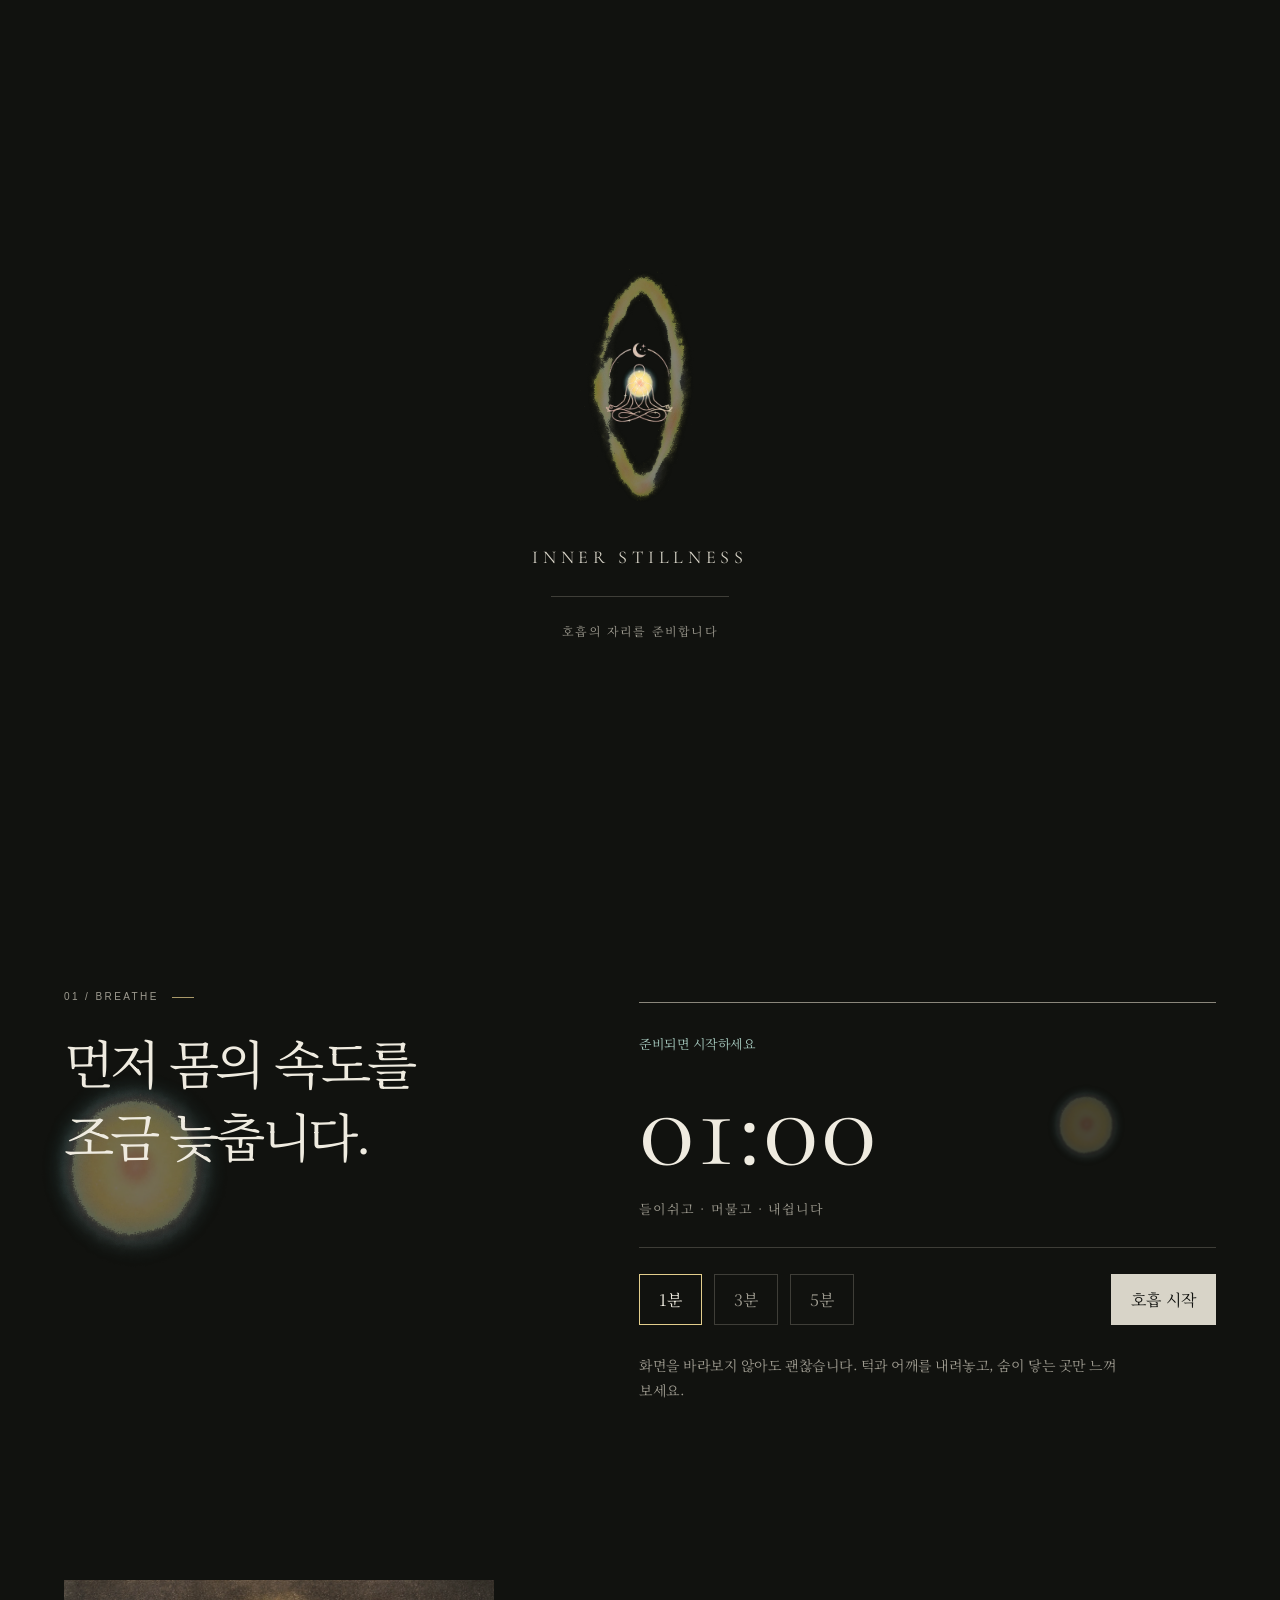
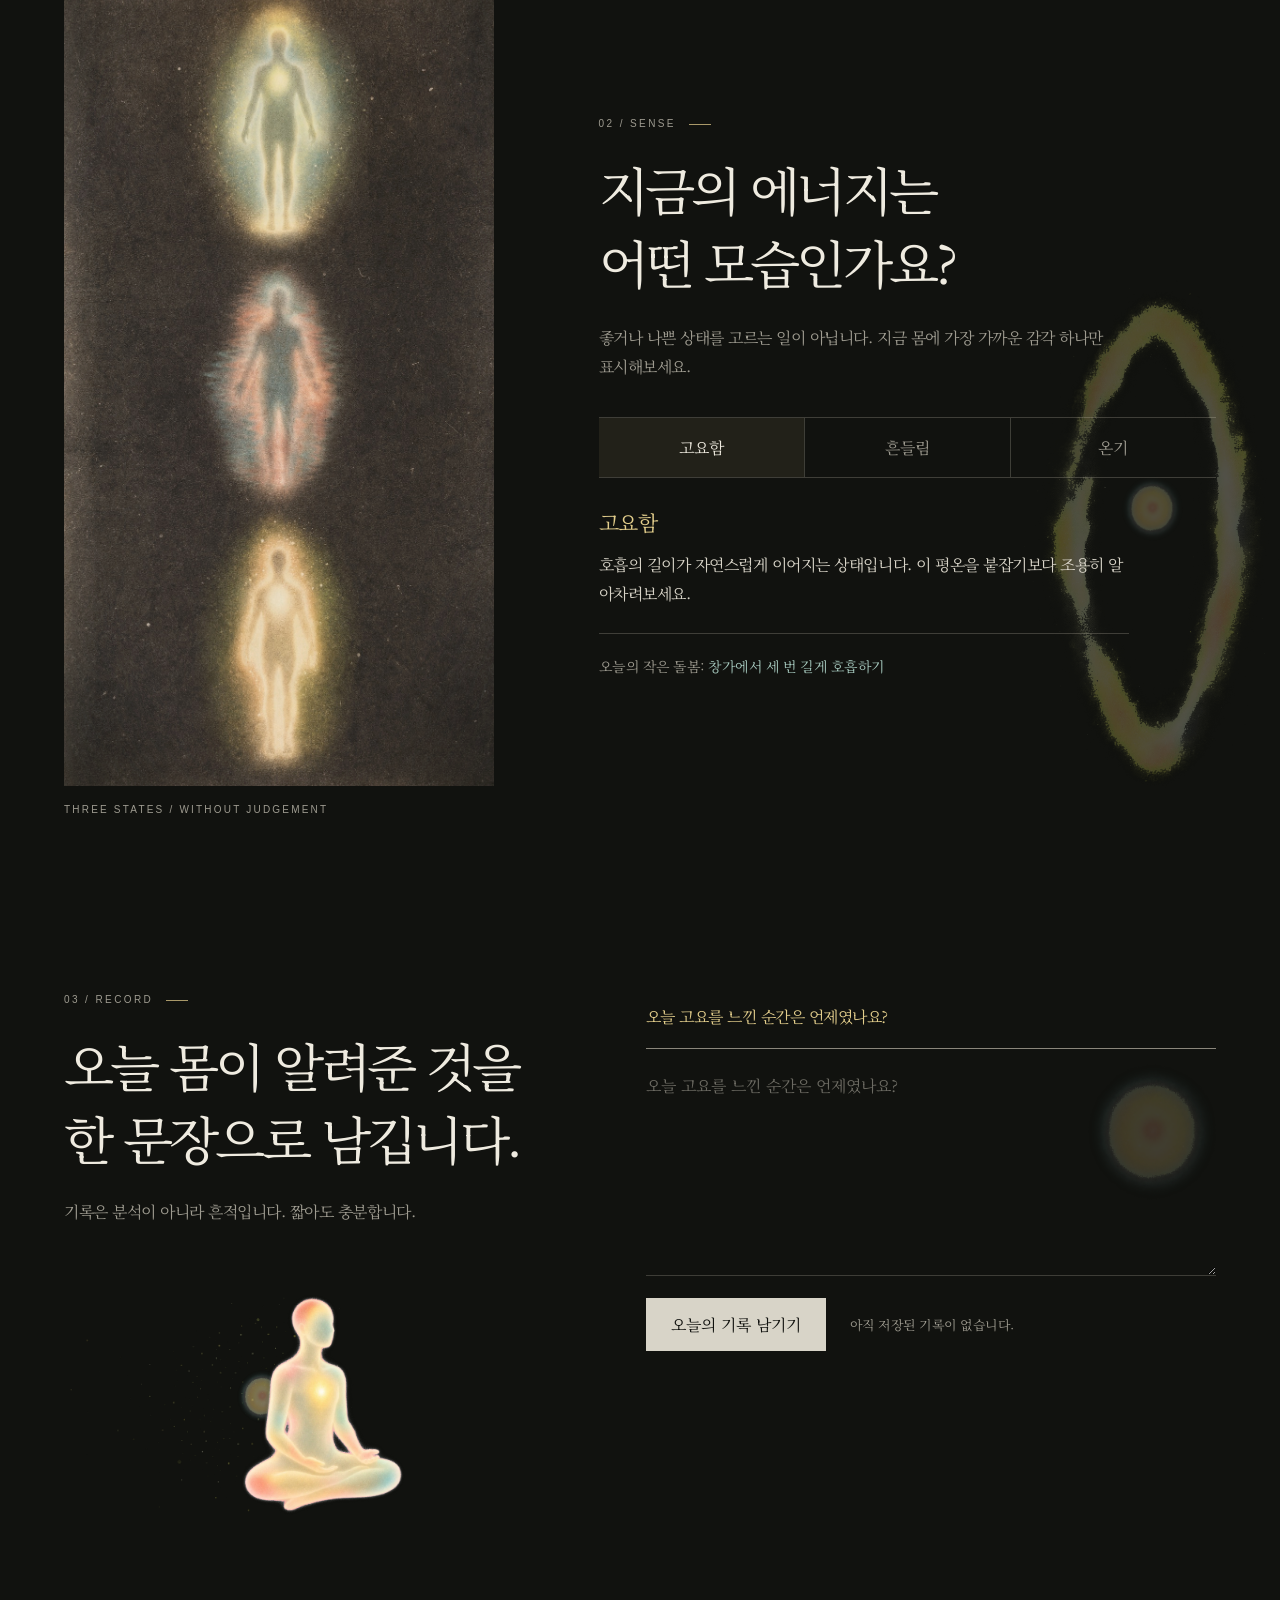
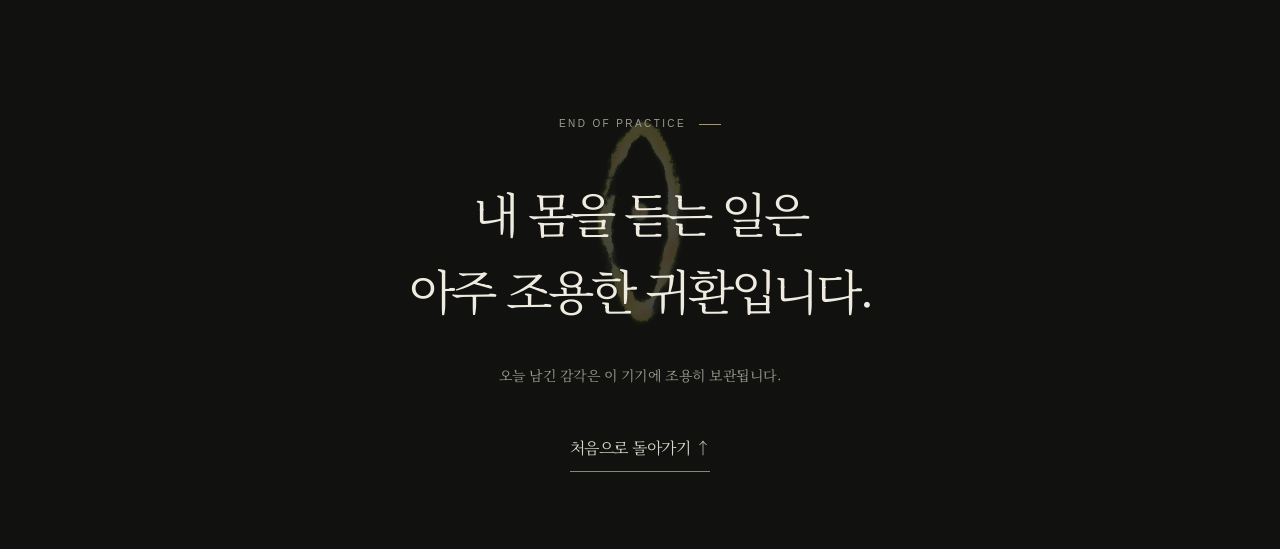
<file: index.html>
<!DOCTYPE html>
<html lang="ko">
<head>
    <meta charset="UTF-8">
    <meta name="viewport" content="width=device-width, initial-scale=1.0">
    <title>Inner Stillness | 오늘의 호흡 기록</title>
    <meta name="description" content="한 번의 호흡으로 시작해 오늘의 감각을 기록하는 개인 명상 공간">
    <link rel="icon" href="image/logo1.png" type="image/png">
    <link rel="preconnect" href="https://fonts.googleapis.com">
    <link rel="preconnect" href="https://fonts.gstatic.com" crossorigin>
    <link href="https://fonts.googleapis.com/css2?family=Cormorant+Garamond:wght@400;500;600&family=Noto+Serif+KR:wght@400;500;600&display=swap" rel="stylesheet">
    <link rel="stylesheet" href="css/reset.css">
    <link rel="stylesheet" href="css/variables.css">
    <link rel="stylesheet" href="css/layout.css">
    <link rel="stylesheet" href="css/header.css">
    <link rel="stylesheet" href="css/sections.css">
    <link rel="stylesheet" href="css/animation.css">
    <link rel="stylesheet" href="css/responsive.css">
</head>
<body class="is-loading">
    <a class="skip-link" href="#breathe">본문으로 건너뛰기</a>
    <div class="page-loader" data-loader role="status" aria-label="명상 공간을 준비하는 중">
        <div class="loader-visual" aria-hidden="true">
            <img class="loader-halo" src="image/layers/aura-halo.webp" alt="">
            <img class="loader-core" src="image/layers/breath-core.webp" alt="">
            <img class="loader-logo" src="image/logo1.png" alt="">
        </div>
        <p class="loader-name">INNER STILLNESS</p>
        <div class="loader-line" aria-hidden="true"><span></span></div>
        <p class="loader-copy">호흡의 자리를 준비합니다</p>
    </div>
    <header class="site-header">
        <a class="brand" href="#home">
            <img src="image/logo1.png" alt="" aria-hidden="true">
            <span>INNER STILLNESS</span>
        </a>
        <nav aria-label="명상 흐름">
            <a href="#breathe" data-nav="breathe">호흡</a>
            <a href="#sense" data-nav="sense">감지</a>
            <a href="#record" data-nav="record">기록</a>
        </nav>
        <button class="sound-toggle" type="button" data-sound-toggle aria-pressed="false">
            <i aria-hidden="true"></i><span data-sound-label>SOUND OFF</span>
        </button>
        <audio data-ambient-audio src="audio/massobeats_dainty.m4a" preload="none" loop></audio>
    </header>

    <main>
        <section class="hero" id="home">
            <div class="hero-surface" aria-hidden="true"></div>
            <div class="hero-layers" aria-hidden="true">
                <img class="hero-dust" src="image/layers/aura-dust.webp" alt="">
                <img class="hero-halo" src="image/layers/aura-halo.webp" alt="">
                <img class="hero-figure" src="image/layers/aura-figure.webp" alt="">
                <img class="hero-core" src="image/layers/breath-core.webp" alt="">
            </div>
            <div class="hero-shade" aria-hidden="true"></div>
            <div class="hero-content">
                <p class="catalog-label">A PRIVATE BREATH PRACTICE / 01</p>
                <h1>빛이 닿는 자리에서<br>숨을 한 번 고릅니다.</h1>
                <p class="hero-lead">오늘의 마음을 해결하려 하지 않고,<br>몸 안에서 먼저 느껴지는 온도와 움직임을 기록합니다.</p>
                <a class="start-link" href="#breathe">시작하기 <span aria-hidden="true">↓</span></a>
            </div>
            <p class="hero-caption">INNER BODY / A STUDY IN QUIET ENERGY</p>
        </section>

        <div class="practice-flow">
        <section class="flow-section breathe-section" id="breathe" data-section="breathe">
            <div class="section-aura breathe-aura" aria-hidden="true">
                <img class="aura-orb" src="image/layers/breath-core.webp" alt="" loading="lazy" decoding="async">
            </div>
            <div class="section-heading" data-reveal>
                <p class="catalog-label">01 / BREATHE</p>
                <h2>먼저 몸의 속도를<br>조금 늦춥니다.</h2>
            </div>
            <div class="breath-practice" data-reveal>
                <div class="breath-display" data-breath-display>
                    <img class="breath-core" src="image/layers/breath-core.webp" alt="" aria-hidden="true" loading="lazy" decoding="async">
                    <p data-breath-phase>준비되면 시작하세요</p>
                    <strong data-breath-time>01:00</strong>
                    <span>들이쉬고 · 머물고 · 내쉽니다</span>
                </div>
                <div class="breath-controls" aria-label="호흡 시간 선택">
                    <button class="active" type="button" data-duration="60" aria-pressed="true">1분</button>
                    <button type="button" data-duration="180" aria-pressed="false">3분</button>
                    <button type="button" data-duration="300" aria-pressed="false">5분</button>
                    <button class="practice-start" type="button" data-breath-start>호흡 시작</button>
                </div>
                <p class="practice-note">화면을 바라보지 않아도 괜찮습니다. 턱과 어깨를 내려놓고, 숨이 닿는 곳만 느껴보세요.</p>
            </div>
        </section>

        <section class="flow-section sense-section" id="sense" data-section="sense">
            <div class="section-aura sense-aura" aria-hidden="true">
                <img class="aura-ring" src="image/layers/aura-halo.webp" alt="" loading="lazy" decoding="async">
                <img class="aura-orb" src="image/layers/breath-core.webp" alt="" loading="lazy" decoding="async">
            </div>
            <figure class="aura-figure" data-reveal>
                <img src="image/aura-states.jpg" alt="세 가지 빛의 상태를 표현한 사람 형상의 이미지" loading="lazy" decoding="async">
                <figcaption>THREE STATES / WITHOUT JUDGEMENT</figcaption>
            </figure>
            <div class="sense-content" data-reveal>
                <p class="catalog-label">02 / SENSE</p>
                <h2>지금의 에너지는<br>어떤 모습인가요?</h2>
                <p class="sense-intro">좋거나 나쁜 상태를 고르는 일이 아닙니다. 지금 몸에 가장 가까운 감각 하나만 표시해보세요.</p>
                <div class="state-options" role="radiogroup" aria-label="현재 감각">
                    <button class="active" type="button" role="radio" data-state="still" aria-checked="true">고요함</button>
                    <button type="button" role="radio" data-state="unsteady" aria-checked="false">흔들림</button>
                    <button type="button" role="radio" data-state="warm" aria-checked="false">온기</button>
                </div>
                <div class="state-reading" aria-live="polite">
                    <strong data-state-title>고요함</strong>
                    <p data-state-copy>호흡의 길이가 자연스럽게 이어지는 상태입니다. 이 평온을 붙잡기보다 조용히 알아차려보세요.</p>
                    <p class="state-action">오늘의 작은 돌봄: <b data-state-action>창가에서 세 번 길게 호흡하기</b></p>
                </div>
            </div>
        </section>

        <section class="flow-section record-section" id="record" data-section="record">
            <div class="section-aura record-aura" aria-hidden="true">
                <img class="aura-orb" src="image/layers/breath-core.webp" alt="" loading="lazy" decoding="async">
            </div>
            <div class="record-heading" data-reveal>
                <p class="catalog-label">03 / RECORD</p>
                <h2>오늘 몸이 알려준 것을<br>한 문장으로 남깁니다.</h2>
                <p>기록은 분석이 아니라 흔적입니다. 짧아도 충분합니다.</p>
                <div class="record-visual" aria-hidden="true">
                    <img class="record-dust" src="image/layers/aura-dust.webp" alt="" loading="lazy" decoding="async">
                    <img class="record-glow" src="image/layers/breath-core.webp" alt="" loading="lazy" decoding="async">
                    <img class="record-figure" src="image/layers/record-figure-v2.webp" alt="" loading="lazy" decoding="async">
                </div>
            </div>
            <form class="record-form" data-record-form data-reveal>
                <label for="daily-note" data-record-prompt>오늘 고요를 느낀 순간은 언제였나요?</label>
                <textarea id="daily-note" data-record-text rows="6" placeholder="예: 잠시 멈추니 가슴의 긴장이 조금 풀렸다."></textarea>
                <div class="record-actions">
                    <button type="submit">오늘의 기록 남기기</button>
                    <p data-save-status aria-live="polite">아직 저장된 기록이 없습니다.</p>
                </div>
            </form>
        </section>

        <section class="closing" id="close" data-reveal>
            <div class="section-aura close-aura" aria-hidden="true">
                <img class="aura-ring" src="image/layers/aura-halo.webp" alt="" loading="lazy" decoding="async">
                <img class="aura-orb" src="image/layers/breath-core.webp" alt="" loading="lazy" decoding="async">
            </div>
            <p class="catalog-label">END OF PRACTICE</p>
            <blockquote>내 몸을 듣는 일은<br>아주 조용한 귀환입니다.</blockquote>
            <p>오늘 남긴 감각은 이 기기에 조용히 보관됩니다.</p>
            <a href="#home">처음으로 돌아가기 ↑</a>
        </section>
        </div>
    </main>

    <script src="js/main.js"></script>
</body>
</html>
</file>
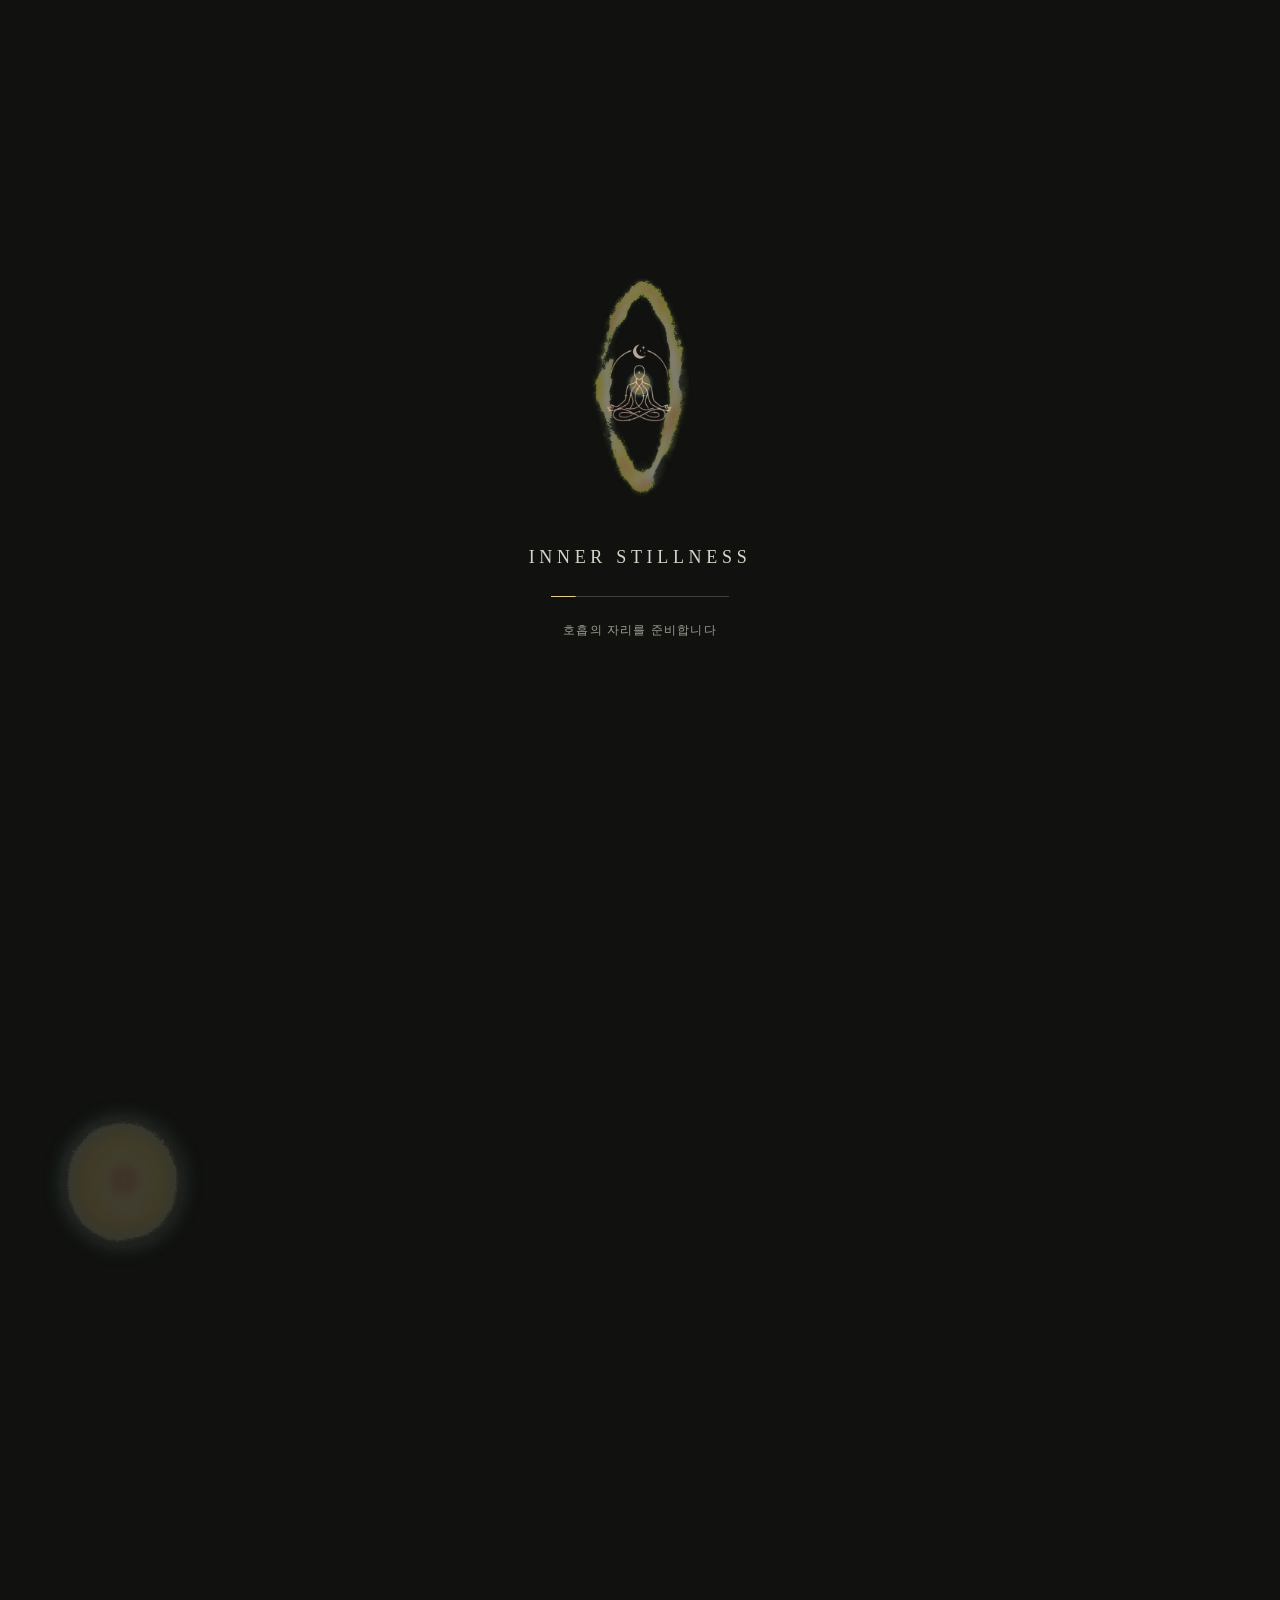
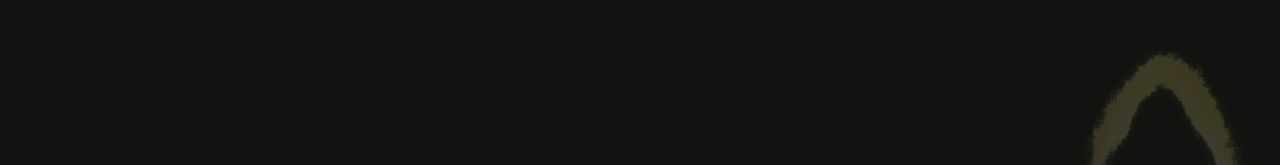
<file: connect.html>
<!DOCTYPE html>
<html lang="ko">
<head>
    <meta charset="UTF-8">
    <meta http-equiv="refresh" content="0; url=index.html#close">
    <meta name="viewport" content="width=device-width, initial-scale=1.0">
    <title>연결 | Inner Stillness</title>
</head>
<body>
    <p><a href="index.html#close">연결 섹션으로 이동</a></p>
</body>
</html>
</file>
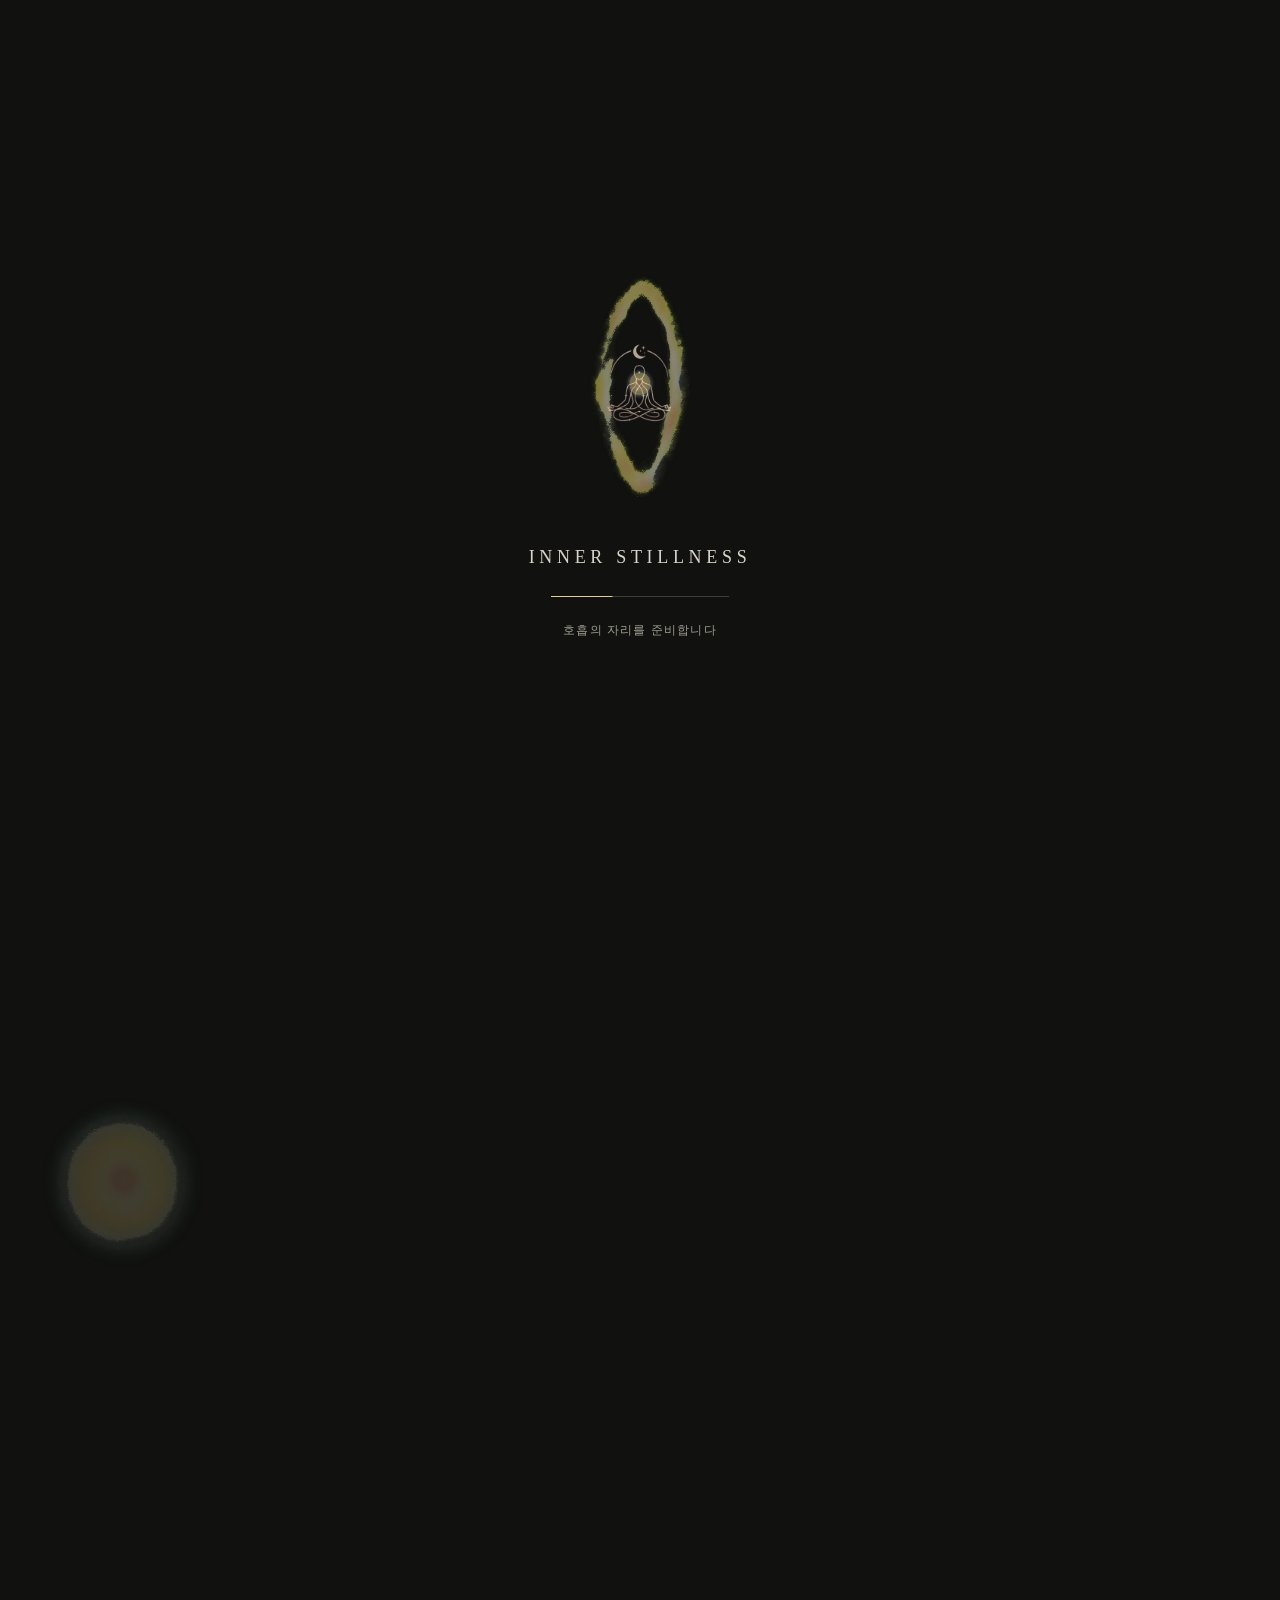
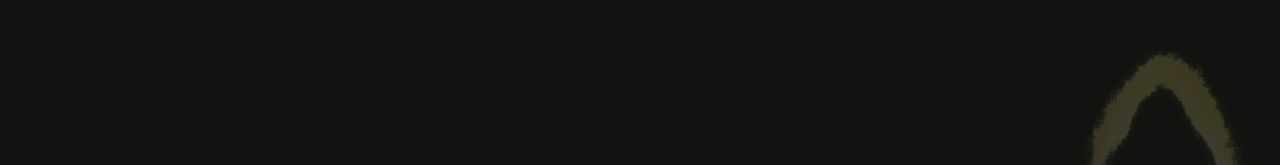
<file: records.html>
<!DOCTYPE html>
<html lang="ko">
<head>
    <meta charset="UTF-8">
    <meta http-equiv="refresh" content="0; url=index.html#record">
    <meta name="viewport" content="width=device-width, initial-scale=1.0">
    <title>기록 | Inner Stillness</title>
</head>
<body>
    <p><a href="index.html#record">기록 섹션으로 이동</a></p>
</body>
</html>
</file>
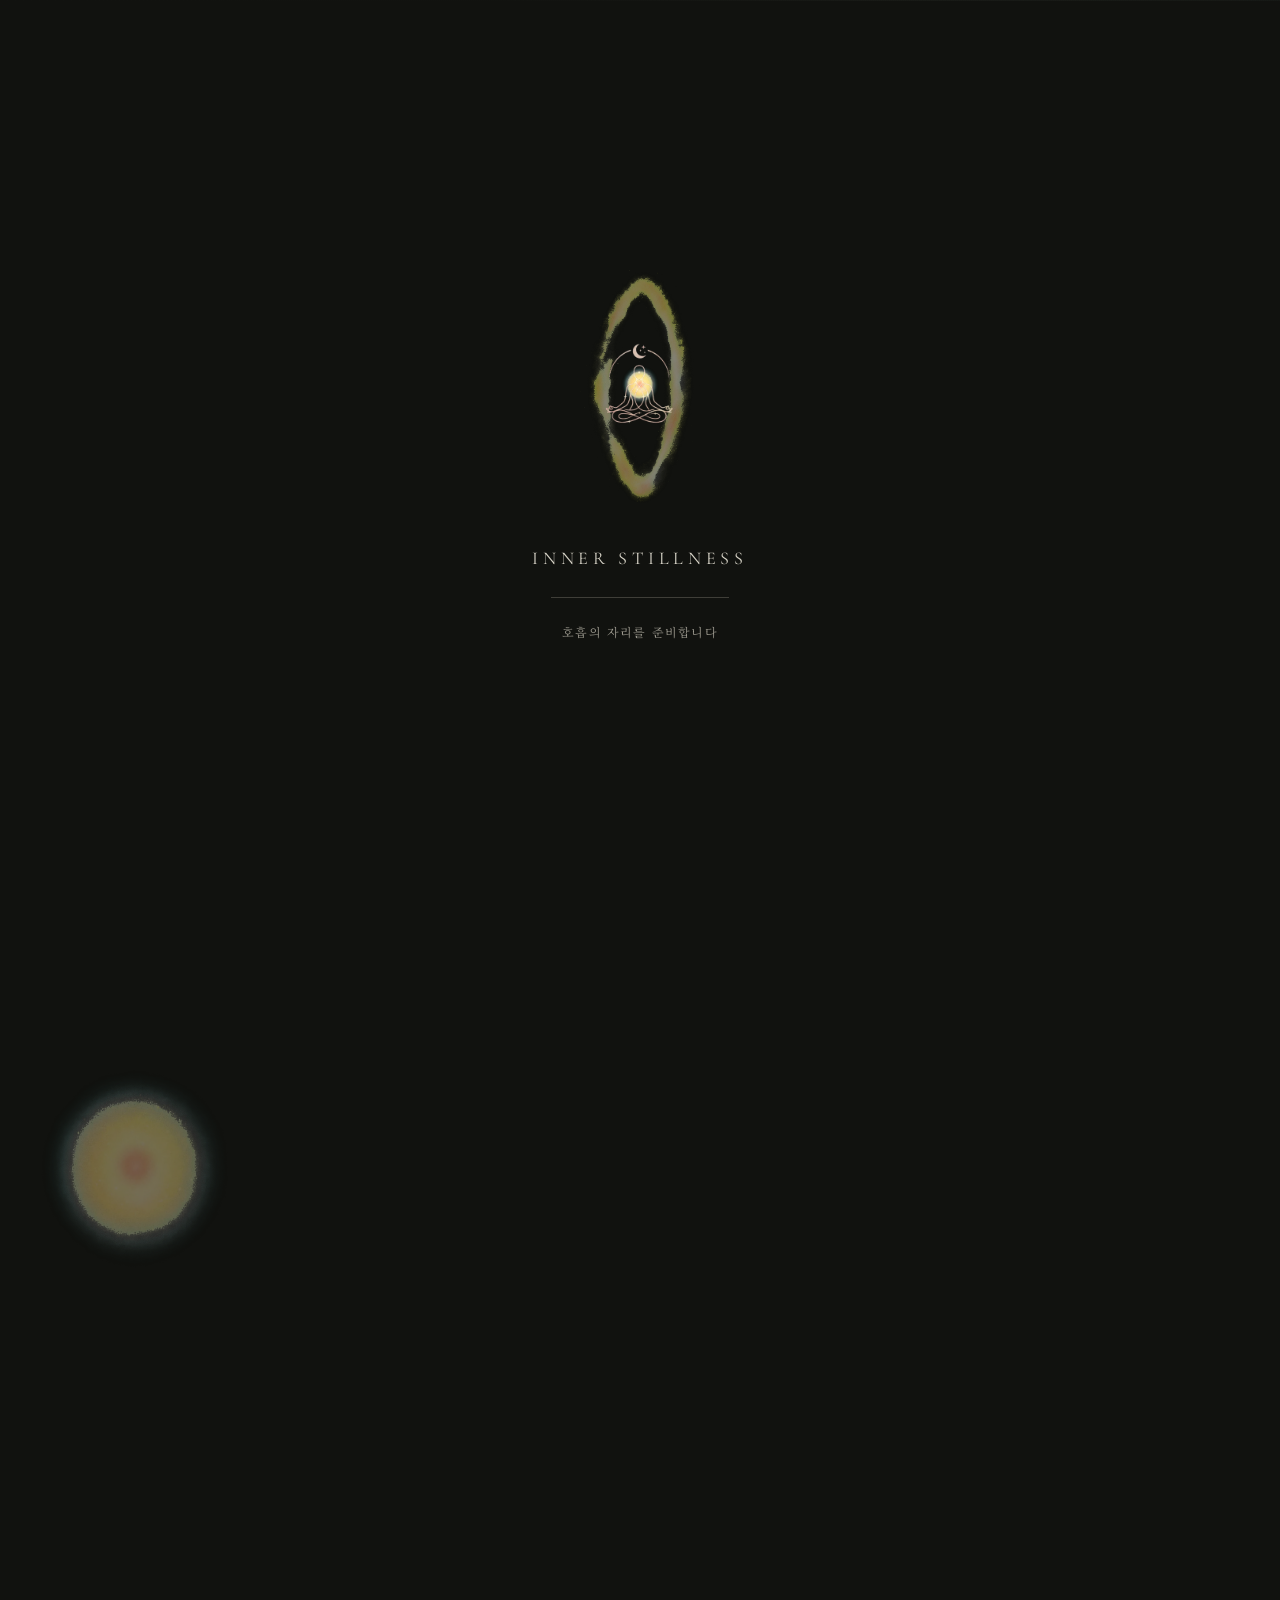
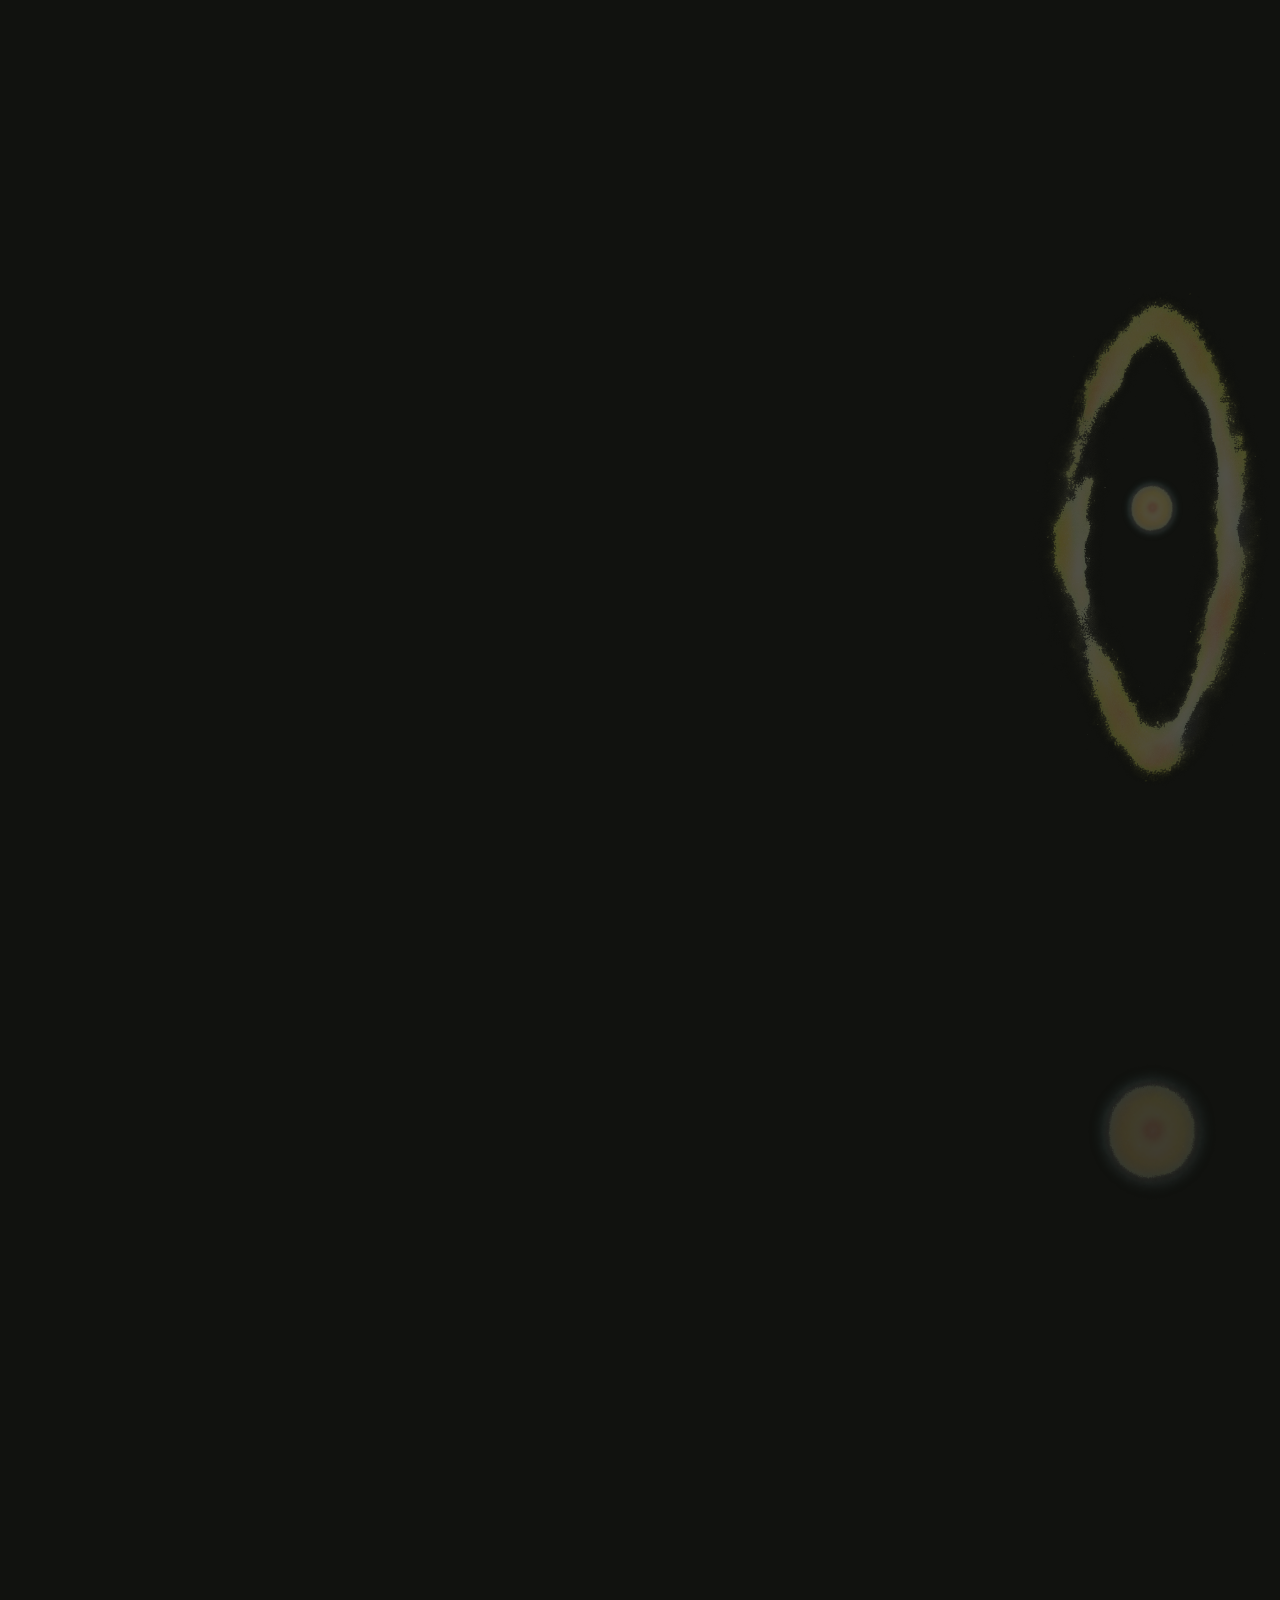
<file: scenery.html>
<!DOCTYPE html>
<html lang="ko">
<head>
    <meta charset="UTF-8">
    <meta http-equiv="refresh" content="0; url=index.html#sense">
    <meta name="viewport" content="width=device-width, initial-scale=1.0">
    <title>사운드 | Inner Stillness</title>
</head>
<body>
    <p><a href="index.html#sense">사운드 섹션으로 이동</a></p>
</body>
</html>
</file>
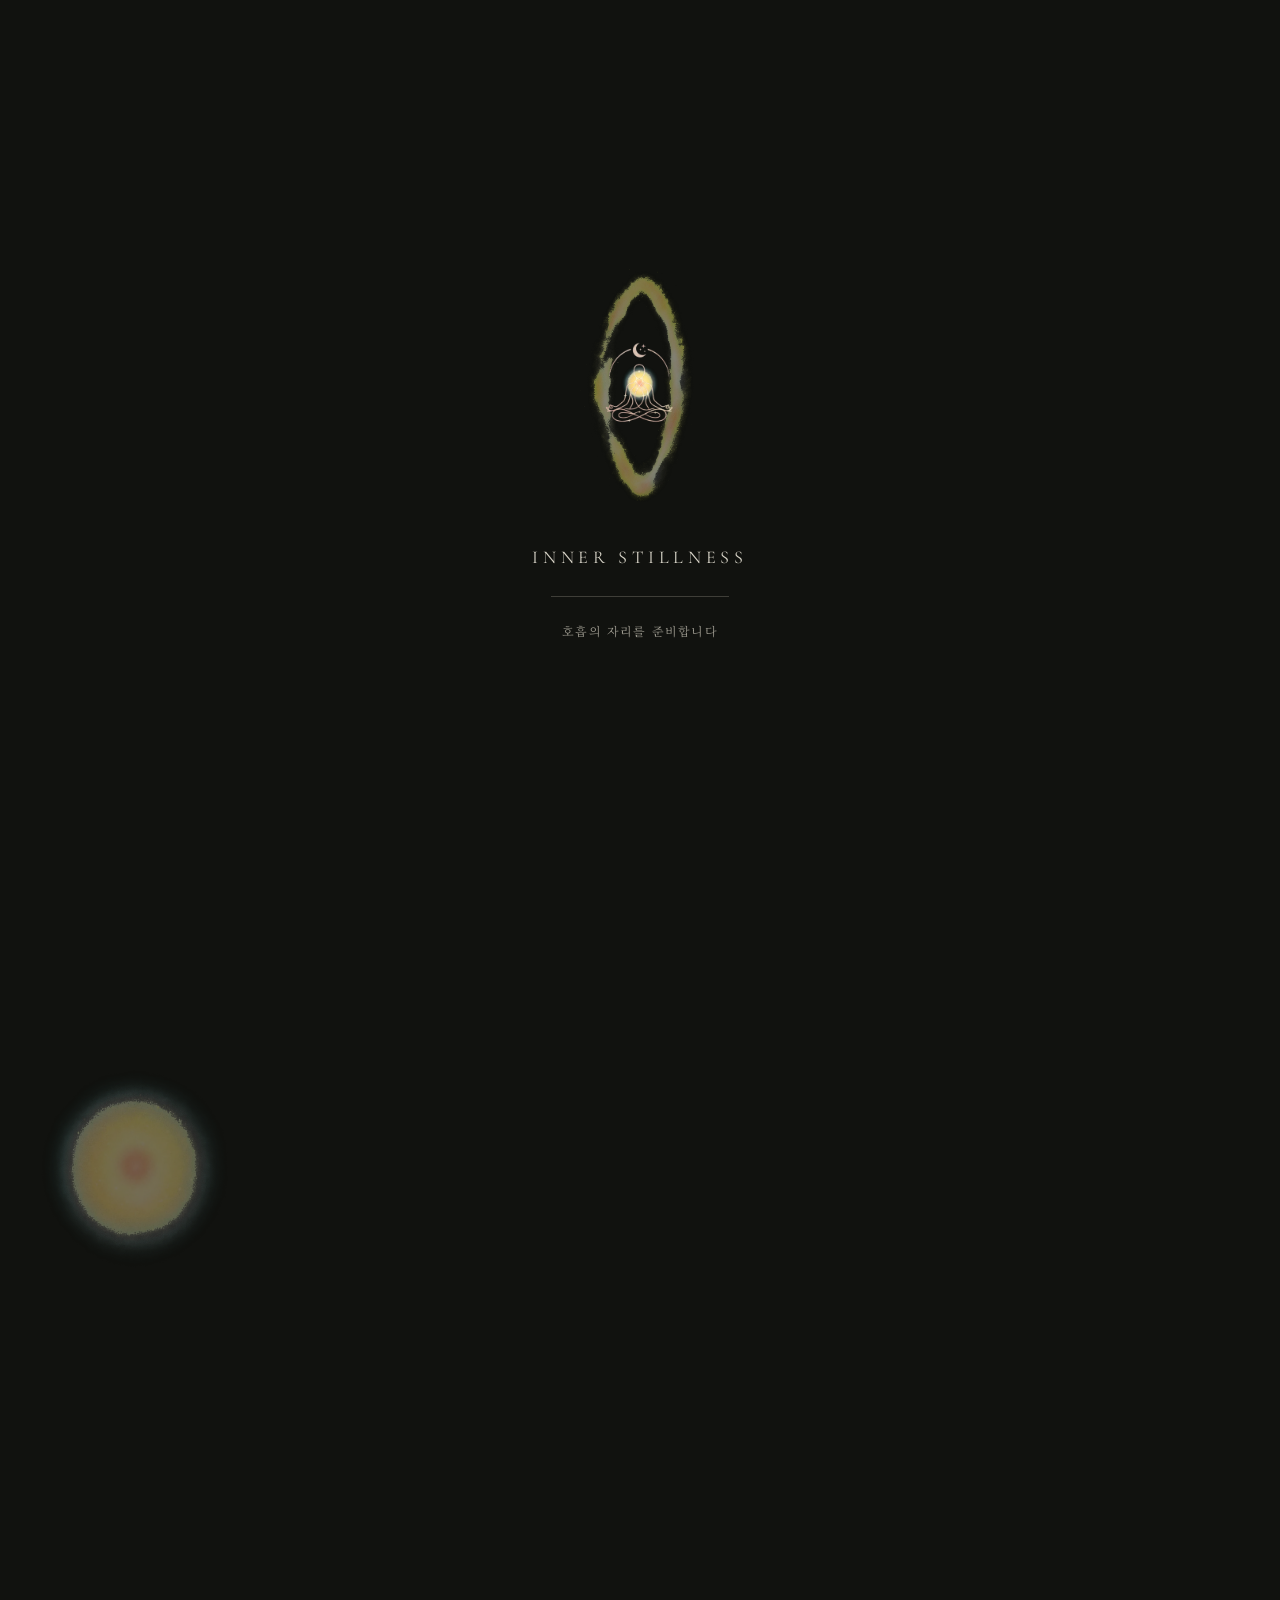
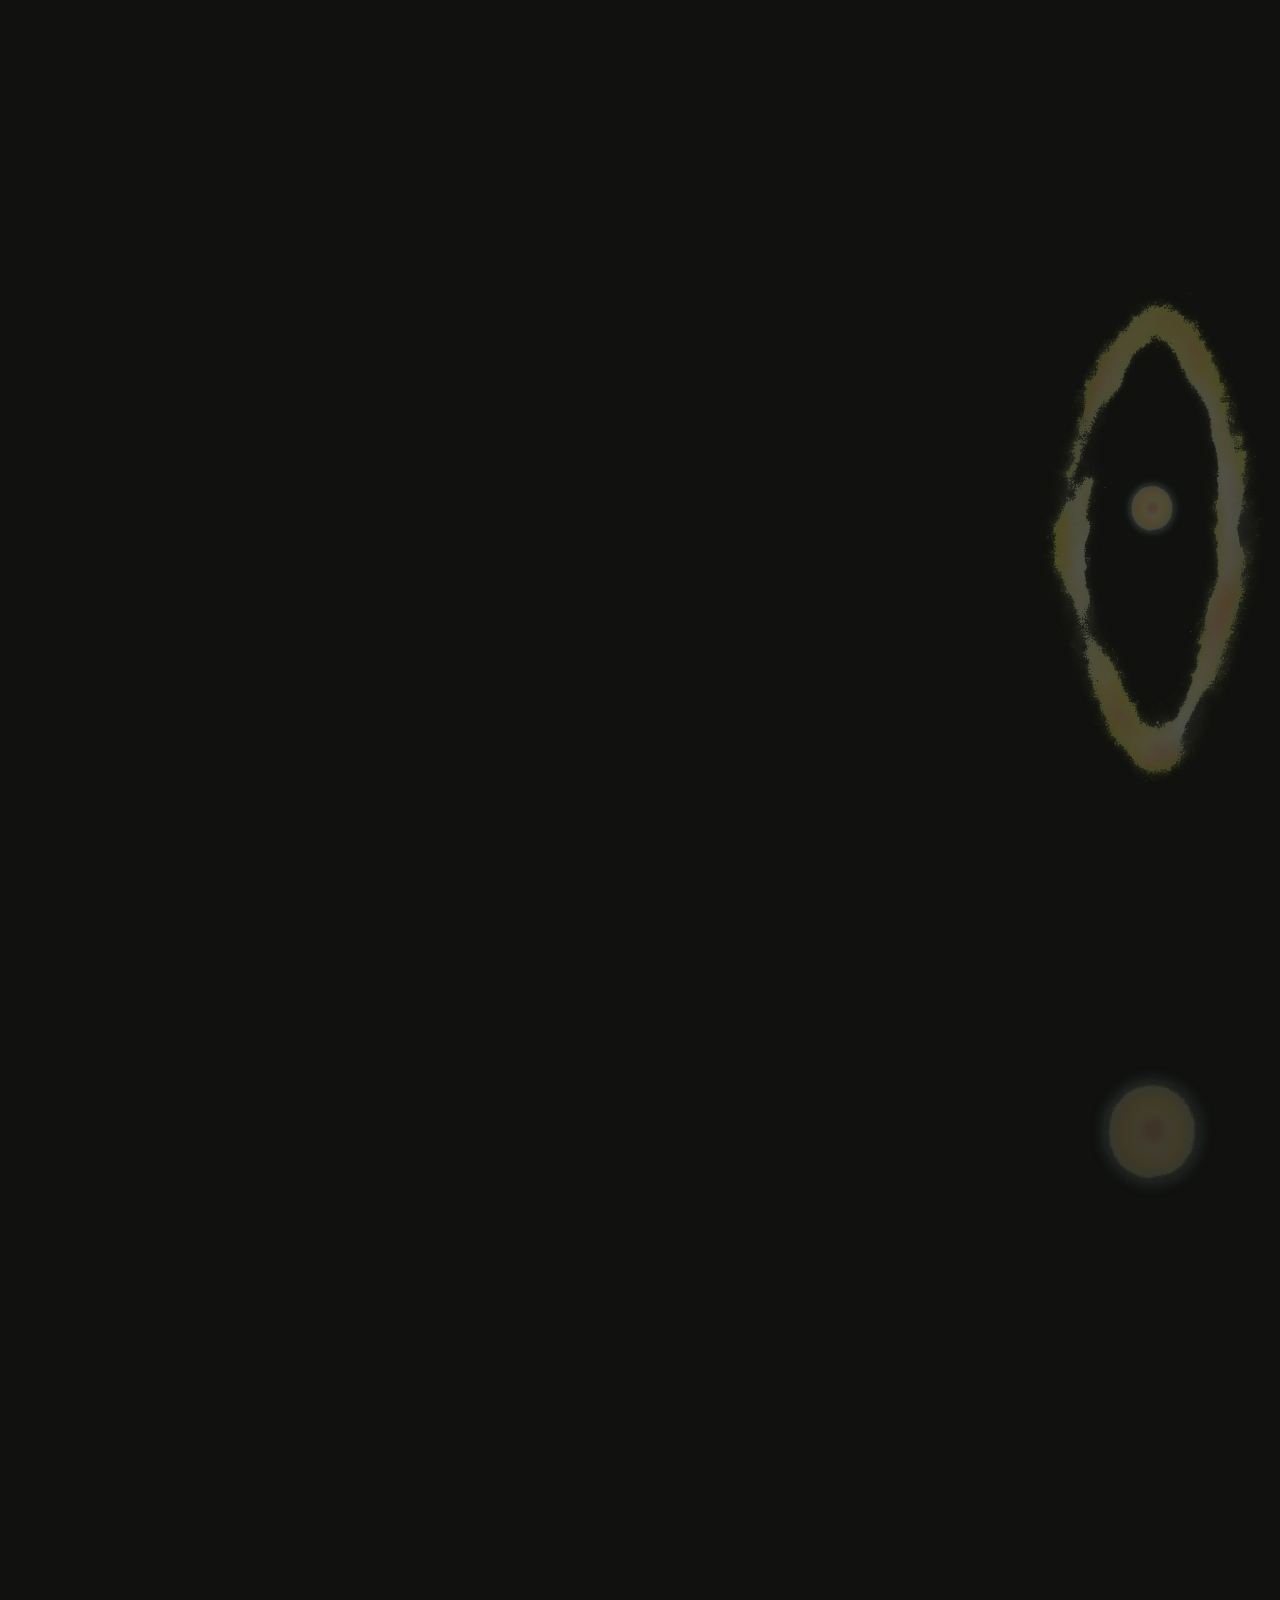
<file: study.html>
<!DOCTYPE html>
<html lang="ko">
<head>
    <meta charset="UTF-8">
    <meta http-equiv="refresh" content="0; url=index.html#home">
    <meta name="viewport" content="width=device-width, initial-scale=1.0">
    <title>서재 | Inner Stillness</title>
</head>
<body>
    <p><a href="index.html#home">서재 섹션으로 이동</a></p>
</body>
</html>
</file>
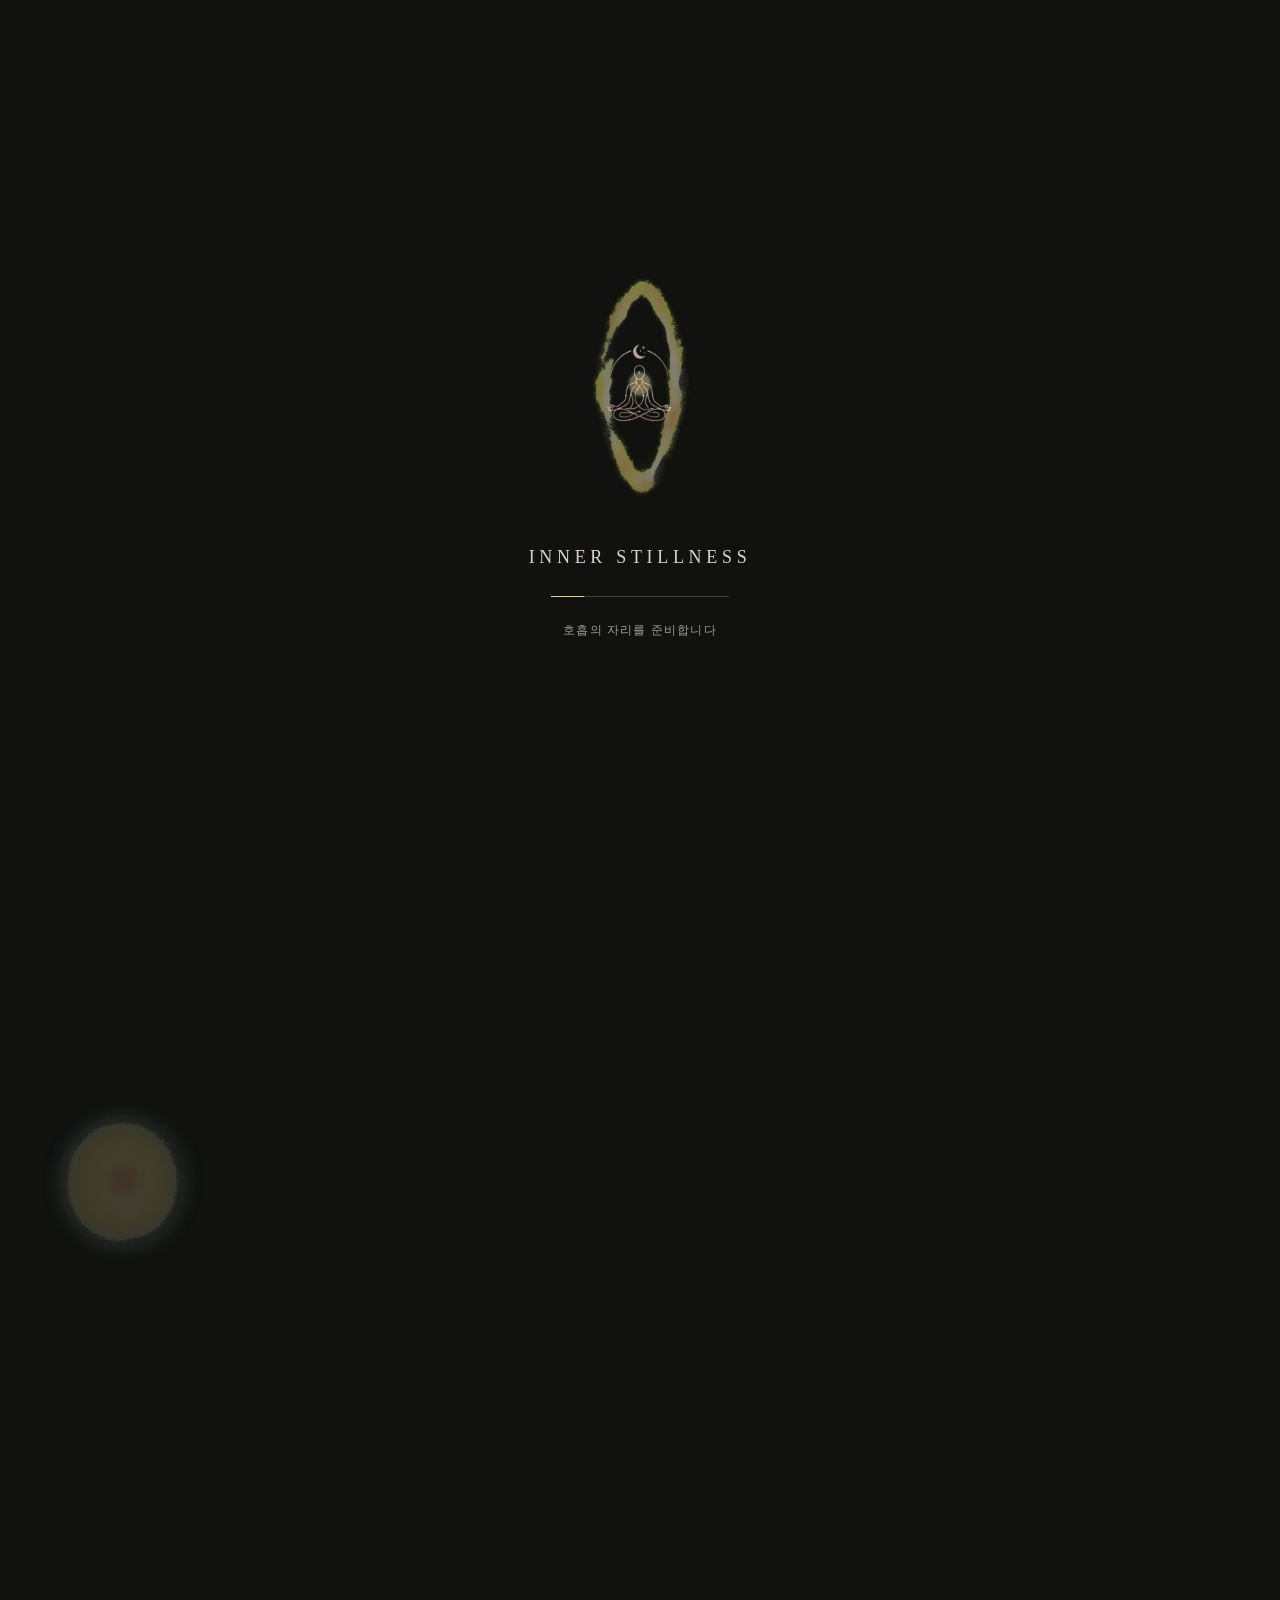
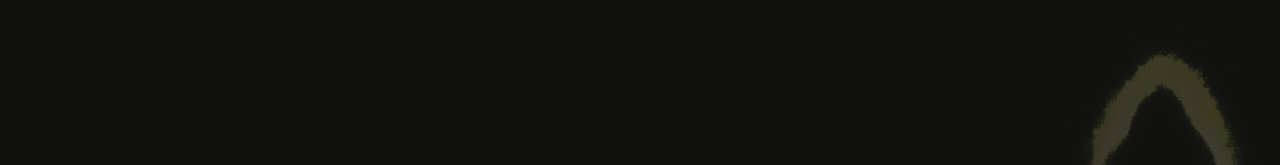
<file: works.html>
<!DOCTYPE html>
<html lang="ko">
<head>
    <meta charset="UTF-8">
    <meta http-equiv="refresh" content="0; url=index.html#breathe">
    <meta name="viewport" content="width=device-width, initial-scale=1.0">
    <title>작품 | Inner Stillness</title>
</head>
<body>
    <p><a href="index.html#breathe">작품 섹션으로 이동</a></p>
</body>
</html>
</file>
<file: css/variables.css>
:root {
    --coal: #11120f;
    --charcoal: #191a16;
    --paper: #d8d4c8;
    --bone: #efebe0;
    --muted: #9e9b90;
    --line: rgba(225, 218, 202, 0.22);
    --line-strong: rgba(225, 218, 202, 0.58);
    --warm: #e3ce8c;
    --coral: #d48669;
    --seafoam: #a6c9be;
    --content-max-width: 1240px;
    --edge: clamp(20px, 5vw, 70px);
    --font-serif: "Noto Serif KR", serif;
    --font-display: "Cormorant Garamond", serif;
}
</file>
<file: css/layout.css>
.skip-link {
    position: absolute;
    top: -100%;
    left: 16px;
    z-index: 200;
    padding: 12px 20px;
    color: var(--coal);
    background: var(--bone);
    font-size: 14px;
    border-radius: 0 0 6px 6px;
}

.skip-link:focus {
    top: 0;
}

body {
    color: var(--paper);
    font-family: var(--font-serif);
    background: var(--coal);
    letter-spacing: -0.03em;
    overflow-x: hidden;
}

body.is-loading {
    overflow: hidden;
}

body::after {
    content: "";
    position: fixed;
    inset: 0;
    z-index: 20;
    pointer-events: none;
    opacity: 0.28;
    background-image: radial-gradient(rgba(239, 235, 224, 0.22) 0.7px, transparent 0.7px);
    background-size: 4px 4px;
    mix-blend-mode: soft-light;
}

main {
    position: relative;
}

.practice-flow {
    position: relative;
    isolation: isolate;
    overflow: hidden;
}

.flow-section {
    position: relative;
    isolation: isolate;
    z-index: 1;
    width: min(var(--content-max-width), calc(100% - var(--edge) * 2));
    margin: 0 auto;
    padding: clamp(58px, 7.2vw, 88px) 0;
    scroll-margin-top: 76px;
}

.catalog-label {
    color: var(--muted);
    font-family: Arial, sans-serif;
    font-size: 10px;
    letter-spacing: 0.24em;
    line-height: 1.8;
}

h1,
h2,
blockquote {
    color: var(--bone);
    font-weight: 400;
    letter-spacing: -0.07em;
}

h2 {
    margin-top: 20px;
    font-size: clamp(31px, 4.1vw, 52px);
    line-height: 1.4;
}

p {
    line-height: 1.82;
}
</file>
<file: css/header.css>
.site-header {
    position: fixed;
    top: 0;
    left: 0;
    right: 0;
    z-index: 10;
    height: 68px;
    padding: 0 var(--edge);
    display: flex;
    align-items: center;
    justify-content: space-between;
    gap: 36px;
    border-bottom: 1px solid rgba(225, 218, 202, 0.16);
    background: rgba(17, 18, 15, 0.9);
}

.brand {
    flex: 1;
    display: inline-flex;
    align-items: center;
    gap: 12px;
    color: var(--bone);
    font-family: var(--font-display);
    font-size: 19px;
    letter-spacing: 0.18em;
}

.brand img {
    width: 34px;
    height: 34px;
    object-fit: contain;
    opacity: 0.82;
}

.site-header nav {
    display: flex;
    align-items: center;
    gap: clamp(22px, 4vw, 48px);
    color: var(--muted);
    font-size: 13px;
}

.site-header nav a {
    position: relative;
    padding: 8px 0;
}

.site-header nav a::after {
    content: "";
    position: absolute;
    right: 0;
    bottom: 0;
    left: 0;
    height: 1px;
    background: var(--warm);
    transform: scaleX(0);
    transform-origin: left;
    transition: transform 240ms ease;
}

.site-header nav a:hover,
.site-header nav a.active {
    color: var(--bone);
}

.site-header nav a.active::after,
.site-header nav a:hover::after {
    transform: scaleX(1);
}

.sound-toggle {
    flex: 1;
    display: inline-flex;
    align-items: center;
    justify-content: flex-end;
    gap: 10px;
    color: var(--muted);
    background: none;
    font: 11px Arial, sans-serif;
    letter-spacing: 0.2em;
    cursor: pointer;
}

.sound-toggle i {
    width: 7px;
    height: 7px;
    border-radius: 50%;
    border: 1px solid var(--muted);
}

.sound-toggle[aria-pressed="true"] {
    color: var(--bone);
}

.sound-toggle[aria-pressed="true"] i {
    border-color: var(--warm);
    background: var(--warm);
}
</file>
<file: css/sections.css>
.hero {
    position: relative;
    min-height: 100svh;
    display: flex;
    align-items: flex-end;
    padding: clamp(118px, 16vh, 184px) var(--edge) clamp(48px, 7vw, 72px);
    overflow: hidden;
}

.hero-surface,
.hero-shade {
    position: absolute;
    inset: 0;
    width: 100%;
    height: 100%;
}

.hero-surface {
    background:
        radial-gradient(circle at 74% 38%, rgba(197, 196, 164, 0.13), transparent 28%),
        radial-gradient(circle at 85% 50%, rgba(67, 96, 88, 0.2), transparent 34%),
        linear-gradient(0deg, var(--coal) 0%, transparent 18%),
        linear-gradient(115deg, #11120f 0%, #1b1d19 55%, #111512 100%);
}

.hero-layers {
    position: absolute;
    top: 49%;
    right: clamp(30px, 7vw, 126px);
    width: min(45vw, 610px);
    height: min(86vh, 810px);
    transform: translateY(-50%);
}

.hero-layers img {
    position: absolute;
    display: block;
    pointer-events: none;
}

.hero-dust {
    top: 11%;
    right: -16%;
    width: 122%;
    height: auto;
    opacity: 0.58;
}

.hero-halo {
    top: 0;
    left: 12%;
    width: 76%;
    height: 100%;
    object-fit: contain;
    opacity: 0.72;
}

.hero-figure {
    top: 4%;
    left: 9%;
    width: 82%;
    height: 94%;
    object-fit: contain;
}

.hero-core {
    top: 36%;
    left: 37%;
    width: 28%;
    opacity: 0.54;
}

.hero-shade {
    background:
        linear-gradient(90deg, rgba(17, 18, 15, 0.99) 0%, rgba(17, 18, 15, 0.86) 39%, rgba(17, 18, 15, 0.28) 66%, rgba(17, 18, 15, 0.1) 100%),
        linear-gradient(0deg, rgba(17, 18, 15, 0.7), transparent 36%);
}

.hero-content {
    position: relative;
    z-index: 1;
    width: min(560px, 100%);
}

.hero h1 {
    margin: 28px 0 24px;
    font-size: clamp(35px, 4.5vw, 60px);
    line-height: 1.38;
}

.hero-lead {
    max-width: 400px;
    color: rgba(216, 212, 200, 0.86);
    font-size: 14px;
}

.start-link {
    display: inline-flex;
    align-items: center;
    gap: 34px;
    margin-top: 46px;
    padding: 13px 0;
    min-width: 164px;
    border-bottom: 1px solid var(--line-strong);
    color: var(--bone);
    font-size: 13px;
}

.hero-caption {
    position: absolute;
    right: var(--edge);
    bottom: clamp(26px, 4vw, 52px);
    z-index: 1;
    color: rgba(239, 235, 224, 0.58);
    font: 10px Arial, sans-serif;
    letter-spacing: 0.23em;
}

.breathe-section {
    display: grid;
    grid-template-columns: minmax(290px, 0.82fr) minmax(410px, 1fr);
    gap: clamp(46px, 8vw, 110px);
    align-items: start;
}

.section-aura {
    position: absolute;
    z-index: -1;
    pointer-events: none;
}

.section-aura img {
    position: absolute;
    display: block;
}

.breathe-aura {
    top: 14%;
    left: -9vw;
    width: clamp(220px, 29vw, 390px);
    aspect-ratio: 1;
    opacity: 0.42;
}

.breathe-aura .aura-orb {
    width: 100%;
}

.breath-practice {
    padding-top: 14px;
}

.breath-display {
    position: relative;
    min-height: 246px;
    padding: 29px 0;
    display: flex;
    flex-direction: column;
    justify-content: space-between;
    border-top: 1px solid var(--line-strong);
    border-bottom: 1px solid var(--line);
}

.breath-display > *:not(.breath-core) {
    position: relative;
    z-index: 1;
}

.breath-core {
    position: absolute;
    top: 50%;
    right: clamp(12px, 9%, 54px);
    width: clamp(110px, 27%, 176px);
    transform: translateY(-50%);
    opacity: 0.24;
}

.breath-display p {
    color: var(--seafoam);
    font-size: 13px;
}

.breath-display strong {
    color: var(--bone);
    font-family: var(--font-display);
    font-size: clamp(70px, 10vw, 116px);
    font-weight: 400;
    letter-spacing: 0.02em;
    line-height: 1;
}

.breath-display span {
    color: var(--muted);
    font-size: 13px;
    letter-spacing: 0.08em;
}

.breath-display.running strong {
    color: var(--warm);
}

.breath-controls {
    margin-top: 26px;
    display: flex;
    flex-wrap: wrap;
    align-items: center;
    gap: 12px;
}

.breath-controls button {
    padding: 13px 19px;
    color: var(--muted);
    border: 1px solid var(--line);
    background: transparent;
    cursor: pointer;
}

.breath-controls button.active {
    color: var(--bone);
    border-color: var(--warm);
}

.breath-controls .practice-start {
    margin-left: auto;
    color: var(--coal);
    border-color: var(--paper);
    background: var(--paper);
}

.practice-note {
    margin-top: 28px;
    max-width: 490px;
    color: var(--muted);
    font-size: 14px;
}

.sense-section {
    display: grid;
    grid-template-columns: minmax(300px, 0.7fr) minmax(370px, 1fr);
    gap: clamp(42px, 8vw, 108px);
    align-items: center;
}

.sense-aura {
    right: -11vw;
    bottom: 10%;
    width: clamp(240px, 32vw, 430px);
    height: clamp(310px, 42vw, 540px);
    opacity: 0.27;
}

.sense-aura .aura-ring {
    inset: 0;
    width: 100%;
    height: 100%;
    object-fit: contain;
}

.sense-aura .aura-orb {
    top: 34%;
    left: 35%;
    width: 30%;
}

.aura-figure img {
    width: min(430px, 100%);
    max-height: 820px;
    object-fit: cover;
    object-position: center;
    opacity: 0.94;
    mix-blend-mode: screen;
    -webkit-mask-image: radial-gradient(ellipse 88% 91% at 50% 46%, #000 55%, transparent 100%);
    mask-image: radial-gradient(ellipse 88% 91% at 50% 46%, #000 55%, transparent 100%);
}

.aura-figure figcaption {
    margin-top: 18px;
    color: var(--muted);
    font: 10px Arial, sans-serif;
    letter-spacing: 0.22em;
}

.sense-intro {
    margin: 24px 0 36px;
    max-width: 520px;
    color: var(--muted);
}

.state-options {
    display: flex;
    border-top: 1px solid var(--line);
    border-bottom: 1px solid var(--line);
}

.state-options button {
    flex: 1;
    padding: 18px 8px;
    color: var(--muted);
    background: transparent;
    cursor: pointer;
}

.state-options button + button {
    border-left: 1px solid var(--line);
}

.state-options button.active {
    color: var(--bone);
    background: rgba(227, 206, 140, 0.08);
}

.state-reading {
    padding-top: 29px;
}

.state-reading strong {
    display: block;
    margin-bottom: 13px;
    color: var(--warm);
    font-size: 21px;
    font-weight: 400;
}

.state-reading > p {
    max-width: 530px;
    color: var(--paper);
}

.state-reading .state-action {
    margin-top: 25px;
    padding-top: 20px;
    border-top: 1px solid var(--line);
    color: var(--muted);
    font-size: 14px;
}

.state-action b {
    color: var(--seafoam);
    font-weight: 400;
}

.record-section {
    display: grid;
    grid-template-columns: minmax(290px, 0.84fr) minmax(390px, 1fr);
    gap: clamp(46px, 8vw, 112px);
}

.record-aura {
    top: 14%;
    right: -5vw;
    width: clamp(150px, 20vw, 270px);
    aspect-ratio: 1;
    opacity: 0.2;
}

.record-aura .aura-orb {
    width: 100%;
}

.record-heading > p:not(.catalog-label) {
    margin-top: 22px;
    color: var(--muted);
}

.record-visual {
    position: relative;
    width: min(360px, 100%);
    height: clamp(190px, 24vw, 270px);
    margin-top: clamp(28px, 3.8vw, 42px);
    overflow: hidden;
}

.record-visual img {
    position: absolute;
    pointer-events: none;
}

.record-dust {
    inset: 8% -4% auto -8%;
    width: 108%;
    opacity: 0.42;
}

.record-glow {
    top: 29%;
    left: 41%;
    width: 28%;
    opacity: 0.45;
}

.record-figure {
    right: 2%;
    bottom: -8%;
    height: 112%;
    width: auto;
}

.record-form {
    position: relative;
    padding-top: 12px;
}

.record-form::before {
    content: "";
    position: absolute;
    top: 108px;
    right: 9%;
    width: clamp(108px, 23%, 160px);
    aspect-ratio: 1;
    border-radius: 50%;
    pointer-events: none;
    opacity: 0;
    background: radial-gradient(circle, rgba(227, 206, 140, 0.1), transparent 70%);
    transform: scale(0.8);
}

.record-form label {
    display: block;
    margin-bottom: 18px;
    color: var(--warm);
    font-size: 16px;
    line-height: 1.7;
}

.record-form textarea {
    display: block;
    width: 100%;
    resize: vertical;
    padding: 22px 0;
    color: var(--bone);
    border: 0;
    border-top: 1px solid var(--line-strong);
    border-bottom: 1px solid var(--line);
    outline: none;
    background: transparent;
    line-height: 1.9;
}

.record-form textarea::placeholder {
    color: rgba(158, 155, 144, 0.65);
}

.record-form textarea:focus {
    border-top-color: var(--warm);
    border-bottom-color: rgba(227, 206, 140, 0.45);
}

.record-actions {
    margin-top: 22px;
    display: flex;
    align-items: center;
    gap: 24px;
}

.record-actions button {
    flex: 0 0 auto;
    padding: 15px 25px;
    color: var(--coal);
    background: var(--paper);
    cursor: pointer;
    transition: background-color 300ms ease, transform 300ms ease, color 300ms ease;
}

.record-actions button:hover {
    transform: translateY(-2px);
    background: var(--warm);
}

.record-actions p {
    color: var(--muted);
    font-size: 13px;
}

.closing {
    position: relative;
    isolation: isolate;
    z-index: 1;
    min-height: 43svh;
    padding: clamp(56px, 7vw, 90px) var(--edge) clamp(52px, 6vw, 78px);
    display: grid;
    align-content: center;
    justify-items: center;
    gap: 30px;
    text-align: center;
}

.close-aura {
    top: 15%;
    left: 50%;
    width: clamp(126px, 15vw, 196px);
    height: clamp(142px, 18vw, 230px);
    opacity: 0.23;
    transform: translateX(-50%);
}

.close-aura .aura-ring {
    width: 100%;
    height: 100%;
    object-fit: contain;
}

.close-aura .aura-orb {
    top: 37%;
    left: 38%;
    width: 24%;
}

.closing blockquote {
    margin: 12px 0 4px;
    font-size: clamp(29px, 4.1vw, 48px);
    line-height: 1.6;
}

.closing > p:not(.catalog-label) {
    color: var(--muted);
    font-size: 14px;
}

.closing a {
    margin-top: 18px;
    color: var(--paper);
    border-bottom: 1px solid var(--line-strong);
    padding-bottom: 12px;
}

button:focus-visible,
a:focus-visible,
textarea:focus-visible {
    outline: 2px solid var(--warm);
    outline-offset: 4px;
}
</file>
<file: css/animation.css>
.page-loader {
    position: fixed;
    inset: 0;
    z-index: 100;
    display: grid;
    align-content: center;
    justify-items: center;
    gap: 23px;
    color: var(--paper);
    background: var(--coal);
    transition: opacity 980ms ease, visibility 980ms ease;
}

.page-loader.is-hidden {
    opacity: 0;
    visibility: hidden;
}

.loader-visual {
    position: relative;
    width: clamp(120px, 17vw, 176px);
    height: clamp(178px, 25vw, 252px);
}

.loader-visual img {
    position: absolute;
    inset: 0;
    width: 100%;
    height: 100%;
    object-fit: contain;
}

.loader-halo {
    opacity: 0.48;
    animation: loaderHalo 4.2s ease-in-out infinite;
}

.loader-core {
    transform: scale(0.42);
    animation: loaderCore 4.2s ease-in-out infinite;
}

.loader-visual .loader-logo {
    inset: 50% auto auto 50%;
    width: clamp(64px, 9vw, 90px);
    height: auto;
    opacity: 0.86;
    transform: translate(-50%, -50%);
    animation: loaderMark 4.2s ease-in-out infinite;
}

.loader-name {
    margin-top: 8px;
    font-family: var(--font-display);
    font-size: 18px;
    letter-spacing: 0.26em;
}

.loader-line {
    width: min(178px, 48vw);
    height: 1px;
    overflow: hidden;
    background: var(--line);
}

.loader-line span {
    display: block;
    width: 100%;
    height: 100%;
    background: var(--warm);
    transform: translateX(-100%);
    animation: loadLine 2.55s ease-in-out infinite;
}

.loader-copy {
    color: var(--muted);
    font-size: 12px;
    letter-spacing: 0.1em;
}

.hero-content,
.hero-caption {
    opacity: 0;
    transform: translateY(18px);
}

.page-ready .hero-content,
.page-ready .hero-caption {
    opacity: 1;
    transform: translateY(0);
    transition: opacity 900ms ease 160ms, transform 900ms ease 160ms;
}

.page-ready .hero-caption {
    transition-delay: 420ms;
}

.hero-figure {
    animation: floatFigure 11s ease-in-out infinite alternate;
}

.hero-halo {
    animation: breatheHalo 9s ease-in-out infinite;
}

.hero-dust {
    animation: driftDust 20s linear infinite alternate;
}

.hero-core {
    animation: pulseCore 7s ease-in-out infinite;
}

.breath-display.running {
    animation: pulseLine 6s ease-in-out infinite;
}

.breath-core {
    animation: idleCore 8s ease-in-out infinite;
}

.breath-display.running .breath-core {
    animation: practiceCore 6s ease-in-out infinite;
}

[data-reveal] {
    opacity: 0;
    transform: translateY(28px);
    transition: opacity 720ms ease, transform 720ms ease;
}

[data-reveal].is-visible {
    opacity: 1;
    transform: translateY(0);
}

.breathe-section .breath-practice,
.sense-section .sense-content,
.record-section .record-form {
    transition-delay: 110ms;
}

.breathe-aura {
    animation: roamingOrbLeft 20s ease-in-out infinite alternate;
}

.sense-aura {
    animation: roamingHaloRight 26s ease-in-out -7s infinite alternate;
}

.record-aura {
    animation: roamingOrbRight 22s ease-in-out -11s infinite alternate;
}

.close-aura {
    animation: closingGlow 16s ease-in-out infinite alternate;
}

.aura-figure img {
    transition: transform 900ms ease, filter 900ms ease;
}

.aura-figure.is-visible img {
    animation: portraitHover 13s ease-in-out infinite alternate;
    filter: contrast(1.04);
}

.state-reading.is-changing {
    animation: readingShift 420ms ease;
}

.record-heading.is-visible .record-figure {
    animation: seatedFloat 10.5s ease-in-out infinite alternate;
}

.record-heading.is-visible .record-glow {
    animation: recordPulse 6.4s ease-in-out infinite;
}

.record-heading.is-visible .record-dust {
    animation: recordDust 18s linear infinite alternate;
}

.record-form:focus-within::before,
.record-section.is-saved .record-form::before {
    animation: fieldAura 2.2s ease-out;
}

.record-section.is-saved .record-glow {
    animation: savedPulse 1.65s ease-out, recordPulse 6.4s ease-in-out 1.65s infinite;
}

.record-section.is-saved .record-actions button {
    animation: buttonConfirm 640ms ease;
}

.record-form textarea {
    transition: border-color 360ms ease, color 360ms ease;
}

.catalog-label::after {
    content: "";
    display: inline-block;
    width: 22px;
    height: 1px;
    margin-left: 13px;
    vertical-align: middle;
    background: var(--warm);
    transform: scaleX(0.22);
    transform-origin: left;
    opacity: 0.4;
    transition: transform 700ms ease, opacity 700ms ease;
}

[data-reveal].is-visible .catalog-label::after,
.page-ready .hero .catalog-label::after {
    transform: scaleX(1);
    opacity: 0.72;
}

.start-link span {
    display: inline-block;
    animation: cueDrop 2.6s ease-in-out infinite;
}

@keyframes loaderHalo {
    0%, 100% {transform: scale(0.96); opacity: 0.46;}
    50% {transform: scale(1.05); opacity: 0.84;}
}

@keyframes loaderCore {
    0%, 100% {transform: scale(0.34); opacity: 0.42;}
    50% {transform: scale(0.49); opacity: 0.9;}
}

@keyframes loaderMark {
    0%, 100% {transform: translate(-50%, -50%) scale(0.96); opacity: 0.72;}
    50% {transform: translate(-50%, -50%) scale(1.03); opacity: 0.94;}
}

@keyframes loadLine {
    0% {transform: translateX(-100%);}
    48%, 52% {transform: translateX(0);}
    100% {transform: translateX(100%);}
}

@keyframes floatFigure {
    from {transform: translateY(0) scale(0.99);}
    to {transform: translateY(-15px) scale(1.01);}
}

@keyframes breatheHalo {
    0%, 100% {transform: scale(0.98); opacity: 0.58;}
    50% {transform: scale(1.035); opacity: 0.82;}
}

@keyframes driftDust {
    from {transform: translate(-14px, 12px) scale(0.99); opacity: 0.4;}
    to {transform: translate(18px, -11px) scale(1.02); opacity: 0.66;}
}

@keyframes pulseCore {
    0%, 100% {transform: scale(0.9); opacity: 0.28;}
    50% {transform: scale(1.16); opacity: 0.64;}
}

@keyframes pulseLine {
    0%, 100% {border-top-color: rgba(225, 218, 202, 0.58);}
    50% {border-top-color: rgba(227, 206, 140, 0.92);}
}

@keyframes idleCore {
    0%, 100% {transform: translateY(-50%) scale(0.94); opacity: 0.18;}
    50% {transform: translateY(-50%) scale(1.04); opacity: 0.3;}
}

@keyframes practiceCore {
    0%, 100% {transform: translateY(-50%) scale(0.82); opacity: 0.22;}
    48% {transform: translateY(-50%) scale(1.12); opacity: 0.58;}
}

@keyframes portraitHover {
    from {transform: translateY(0); filter: contrast(1);}
    to {transform: translateY(-7px); filter: contrast(1.05);}
}

@keyframes cueDrop {
    0%, 100% {transform: translateY(0); opacity: 0.62;}
    48% {transform: translateY(6px); opacity: 1;}
}

@keyframes readingShift {
    from {opacity: 0.36; transform: translateY(6px);}
    to {opacity: 1; transform: translateY(0);}
}

@keyframes roamingOrbLeft {
    from {transform: translate(-12px, 14px) scale(0.88); opacity: 0.2;}
    to {transform: translate(34px, -18px) scale(1.12); opacity: 0.5;}
}

@keyframes roamingHaloRight {
    from {transform: translate(18px, -15px) rotate(-2deg) scale(0.95); opacity: 0.16;}
    to {transform: translate(-34px, 28px) rotate(3deg) scale(1.08); opacity: 0.34;}
}

@keyframes roamingOrbRight {
    from {transform: translate(12px, -16px) scale(0.9); opacity: 0.12;}
    to {transform: translate(-26px, 24px) scale(1.18); opacity: 0.34;}
}

@keyframes closingGlow {
    from {transform: translateX(-50%) translateY(8px) scale(0.94); opacity: 0.15;}
    to {transform: translateX(-50%) translateY(-9px) scale(1.08); opacity: 0.29;}
}

@keyframes seatedFloat {
    from {transform: translateY(4px) scale(0.985); opacity: 0.82;}
    to {transform: translateY(-10px) scale(1.015); opacity: 1;}
}

@keyframes recordPulse {
    0%, 100% {transform: scale(0.8); opacity: 0.22;}
    50% {transform: scale(1.2); opacity: 0.58;}
}

@keyframes recordDust {
    from {transform: translate(-12px, 8px); opacity: 0.3;}
    to {transform: translate(16px, -9px); opacity: 0.58;}
}

@keyframes fieldAura {
    0% {transform: scale(0.76); opacity: 0;}
    38% {transform: scale(1.03); opacity: 0.9;}
    100% {transform: scale(1.3); opacity: 0;}
}

@keyframes savedPulse {
    0% {transform: scale(0.84); opacity: 0.22;}
    32% {transform: scale(1.42); opacity: 0.85;}
    100% {transform: scale(0.92); opacity: 0.3;}
}

@keyframes buttonConfirm {
    0% {transform: translateY(0);}
    45% {transform: translateY(-3px); background: var(--warm);}
    100% {transform: translateY(0);}
}

@media (prefers-reduced-motion: reduce) {
    *,
    *::before,
    *::after {
        animation-duration: 0.01ms !important;
        animation-iteration-count: 1 !important;
        scroll-behavior: auto !important;
        transition-duration: 0.01ms !important;
    }
}
</file>
<file: css/responsive.css>
@media (max-width: 820px) {
    .site-header {
        height: auto;
        min-height: 70px;
        padding-top: 19px;
        padding-bottom: 17px;
        flex-wrap: wrap;
        gap: 18px;
    }

    .brand {
        flex-basis: calc(100% - 120px);
        font-size: 18px;
    }

    .brand img {
        width: 30px;
        height: 30px;
    }

    .sound-toggle {
        flex: 0 0 auto;
    }

    .site-header nav {
        order: 3;
        width: 100%;
        justify-content: space-between;
    }

    .hero {
        min-height: 100svh;
        padding-top: 142px;
        padding-bottom: 46px;
        align-items: flex-end;
    }

    .hero-layers {
        top: 38%;
        right: 50%;
        width: min(80vw, 490px);
        height: min(57vh, 565px);
        transform: translate(50%, -50%);
    }

    .hero-shade {
        background:
            linear-gradient(0deg, rgba(17, 18, 15, 0.99) 0%, rgba(17, 18, 15, 0.86) 39%, rgba(17, 18, 15, 0.3) 75%),
            linear-gradient(90deg, rgba(17, 18, 15, 0.45), rgba(17, 18, 15, 0.18));
    }

    .hero-content {
        margin-top: 42vh;
    }

    .hero h1 {
        font-size: clamp(32px, 8.5vw, 45px);
    }

    .hero-lead br {
        display: none;
    }

    .start-link {
        margin-top: 42px;
    }

    .hero-caption {
        display: none;
    }

    .breathe-section,
    .sense-section,
    .record-section {
        display: block;
    }

    .breath-practice,
    .record-form {
        margin-top: 36px;
        padding-top: 0;
    }

    .record-visual {
        width: min(330px, 88vw);
        margin-bottom: 24px;
    }

    .aura-figure {
        margin-bottom: 36px;
    }

    .aura-figure img {
        width: 100%;
        max-height: none;
    }

    .breathe-aura {
        top: 7%;
        left: -28vw;
    }

    .sense-aura {
        right: -38vw;
    }

    .record-aura {
        right: -20vw;
    }

}

@media (max-width: 520px) {
    .flow-section {
        padding: 50px 0;
    }

    h2 {
        font-size: 30px;
    }

    .hero {
        padding-bottom: 34px;
    }

    .hero h1 {
        margin-top: 24px;
        font-size: 31px;
    }

    .hero-lead {
        font-size: 14px;
    }

    .breath-display {
        min-height: 228px;
    }

    .breath-display strong {
        font-size: 72px;
    }

    .breath-core {
        width: 112px;
        right: 5px;
    }

    .breath-controls .practice-start {
        flex-basis: 100%;
        margin-top: 8px;
        margin-left: 0;
    }

    .state-options button {
        padding: 18px 6px;
    }

    .record-actions {
        align-items: flex-start;
        flex-direction: column;
    }

    .record-visual {
        height: 190px;
        margin-top: 26px;
    }
}
</file>
